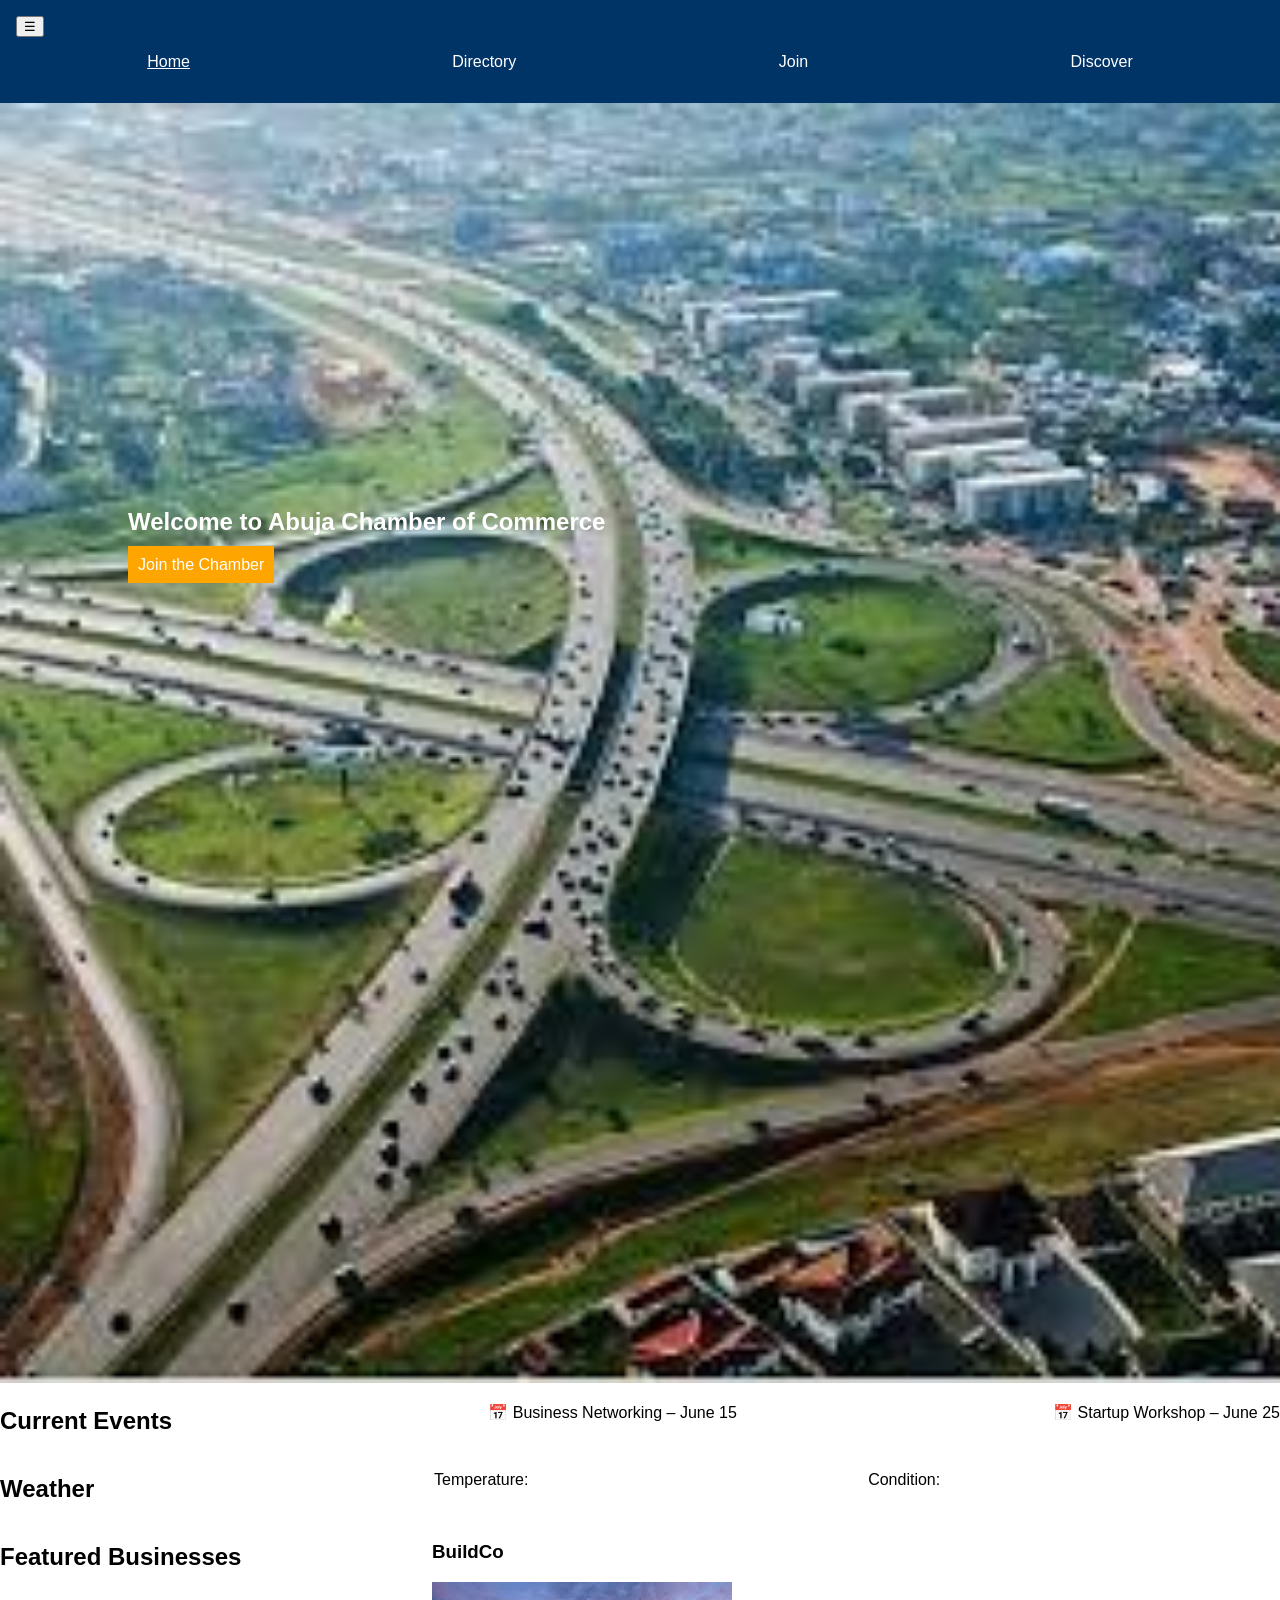
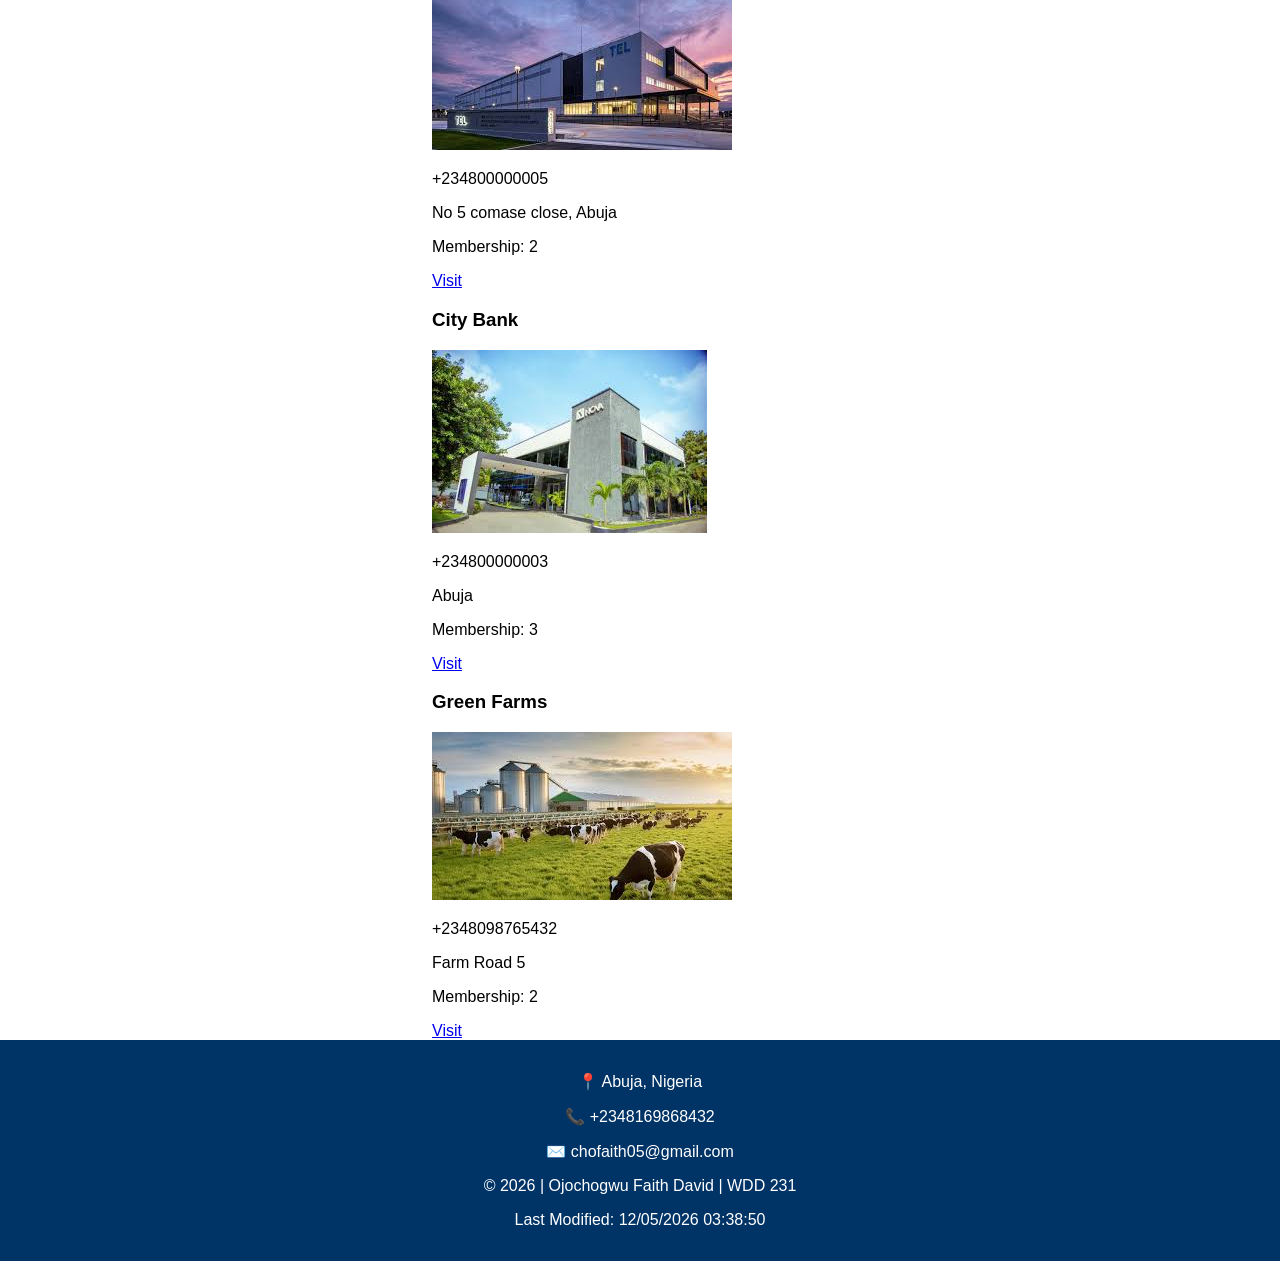
<file: chamber/index.html>
<!DOCTYPE html>
<html lang="en">
<head>
<meta charset="UTF-8">
<meta name="viewport" content="width=device-width, initial-scale=1.0">
<title>Abuja Chamber of Commerce home page</title>
<meta name="description" content="ojochogwu faith David WDD231 Web frontend, Project chamber of commerce">
<meta name="author" content="ojochogwu faith david">
<link rel="icon" type="image/png" href="images/favicon.png">
<meta property="og:title" content="Abuja Chamber of Commerce home page">
<meta property="og:description" content="Welcome to the Abuja Chamber of Commerce! Connect with local businesses and entrepreneurs.">
<meta property="og:image" content="https://faith110.github.io/wdd231/chamber/images/hero.jpg">
<meta property="og:url" content="https://yourdomain.com/chamber/directory.html">
<link rel="preconnect" href="https://fonts.googleapis.com">
<link rel="preconnect" href="https://fonts.gstatic.com" crossorigin>
<link href="https://fonts.googleapis.com/css2?family=Poppins:ital,wght@0,100;0,200;0,300;0,400;0,500;0,600;0,700;0,800;0,900;1,100;1,200;1,300;1,400;1,500;1,600;1,700;1,800;1,900&display=swap" rel="stylesheet">
<link rel="stylesheet" href="styles/small.css">
<link rel="stylesheet" href="styles/large.css">
<script src="scripts/home.js" defer></script>
</head>
<body>

<header>
    <button id="menu">☰</button>
    <nav>
        <ul>
            <li><a href="index.html" class="active">Home</a></li>
            <li><a href="directory.html">Directory</a></li>
            <li><a href="join.html">Join</a></li>
            <li><a href="discover.html">Discover</a></li>
        </ul>
    </nav>
</header>

<main>

    <!-- HERO -->
    <section class="hero">
        <img src="images/hero.jpg" alt="Abuja city">
        <div class="hero-text">
            <h1>Welcome to Abuja Chamber of Commerce</h1>
            <a href="#" class="cta">Join the Chamber</a>
        </div>
    </section>

    <!-- EVENTS -->
    <section class="events">
        <h2>Current Events</h2>
        <p>📅 Business Networking – June 15</p>
        <p>📅 Startup Workshop – June 25</p>
    </section>

    <!-- WEATHER -->
    <section class="weather">
        <h2>Weather</h2>
        <p>Temperature: <span id="temp"></span></p>
        <p>Condition: <span id="desc"></span></p>
        <div id="forecast"></div>
    </section>

    <!-- SPOTLIGHT -->
    <section class="spotlights">
        <h2>Featured Businesses</h2>
        <div id="spotlight-container"></div>
    </section>

</main>

<footer>
    <p>📍 Abuja, Nigeria</p>
    <p>📞 +2348169868432</p>
    <p>✉️ chofaith05@gmail.com</p>

    <p>&copy; <span id="year"></span> | Ojochogwu Faith David | WDD 231</p>
    <p>Last Modified: <span id="lastModified"></span></p>
</footer>

</body>
</html>
</file>
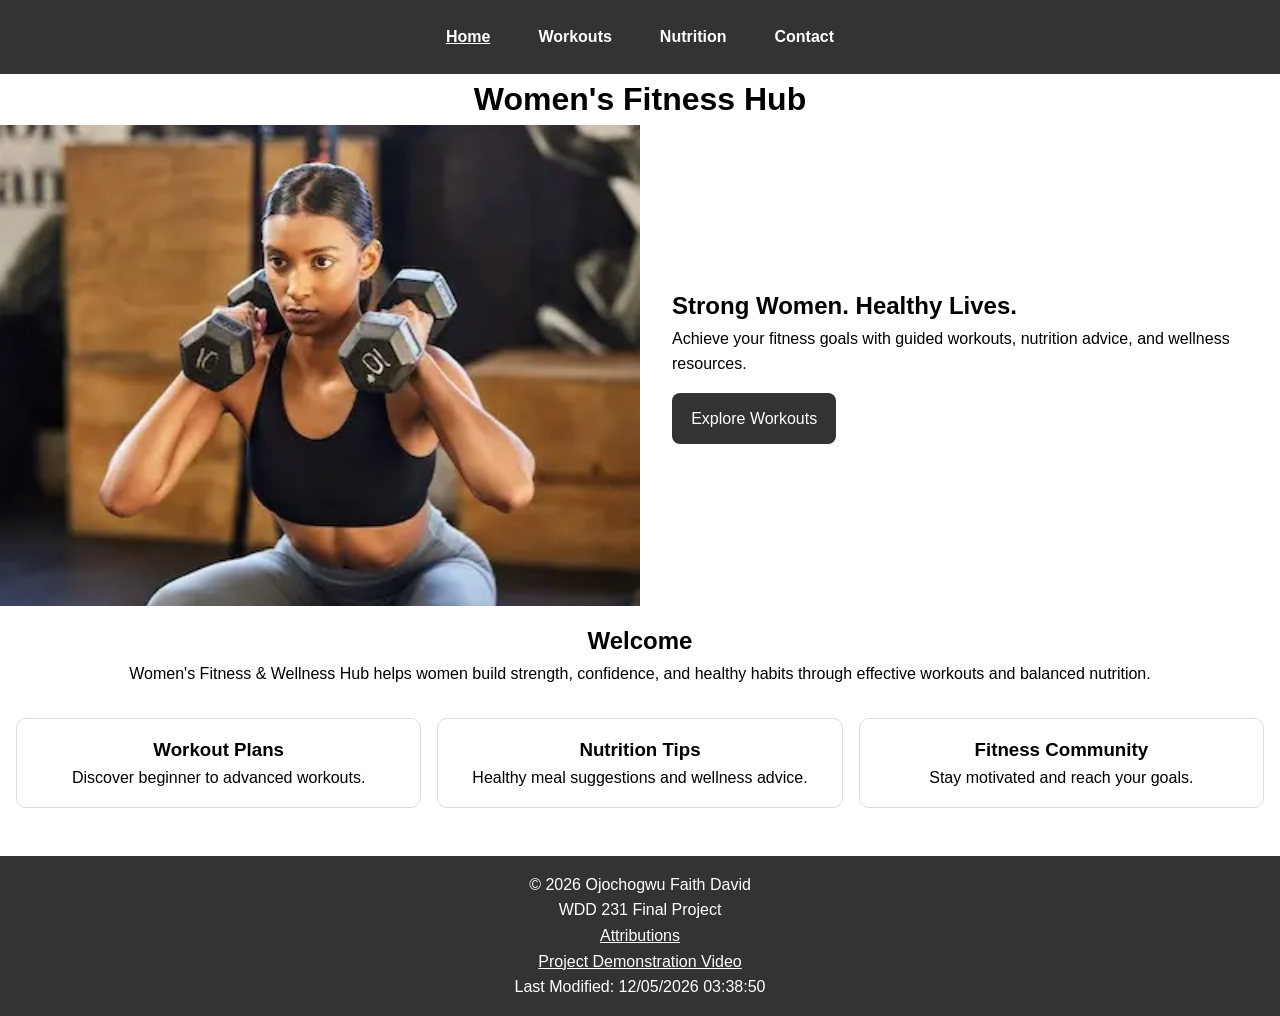
<file: finalproject/index.html>
<!DOCTYPE html>
<html lang="en">
<head>
<meta charset="UTF-8">
<meta name="viewport" content="width=device-width, initial-scale=1.0">

<title>Women's Fitness & Wellness Hub</title>
<link rel="icon" type="image/webp" href="images/dumbell.webp">
<meta name="description" content="Discover healthy meal ideas, nutrition guides, and wellness tips designed to help women achieve their fitness and health goals.">

<meta name="author" content="Ojochogwu Faith David">



<meta property="og:title" content="Women's Fitness & Wellness Hub">
<meta property="og:description" content="Empowering women through fitness, nutrition, and wellness.">
<meta property="og:image" content="https://faith110.github.io/wdd231/finalproject/images/hero.webp">
<meta property="og:url" content="https://faith110.github.io/wdd231/finalproject/">
<link rel="preconnect" href="https://fonts.googleapis.com">
<link rel="preconnect" href="https://fonts.gstatic.com" crossorigin>
<link href="https://fonts.googleapis.com/css2?family=Poppins:ital,wght@0,100;0,200;0,300;0,400;0,500;0,600;0,700;0,800;0,900;1,100;1,200;1,300;1,400;1,500;1,600;1,700;1,800;1,900&display=swap" rel="stylesheet">

<link rel="stylesheet" href="styles/small.css">
<link rel="stylesheet" href="styles/large.css">

<script src="scripts/main.js" defer></script>
</head>

<body>

<header>


<button id="menu-btn">☰</button>

<nav>
<ul id="nav-links">
<li><a href="index.html" class="active">Home</a></li>
<li><a href="workouts.html">Workouts</a></li>
<li><a href="nutrition.html">Nutrition</a></li>
<li><a href="contact.html">Contact</a></li>
</ul>
</nav>

</header>

<main>
<div class="logo">
<h1>Women's Fitness Hub</h1>
</div>
<section class="hero">

<img src="images/hero.webp"
alt="Women exercising"
loading="eager">

<div class="hero-text">
<h2>Strong Women. Healthy Lives.</h2>

<p>
Achieve your fitness goals with guided workouts,
nutrition advice, and wellness resources.
</p>

<a href="workouts.html" class="cta-btn">
Explore Workouts
</a>

</div>

</section>

<section class="welcome">

<h2>Welcome</h2>
<p id="saved-goal"></p>
<p>
Women's Fitness & Wellness Hub helps women build
strength, confidence, and healthy habits through
effective workouts and balanced nutrition.
</p>

</section>

<section class="features">

<div class="feature-card">
<h3>Workout Plans</h3>
<p>Discover beginner to advanced workouts.</p>
</div>

<div class="feature-card">
<h3>Nutrition Tips</h3>
<p>Healthy meal suggestions and wellness advice.</p>
</div>

<div class="feature-card">
<h3>Fitness Community</h3>
<p>Stay motivated and reach your goals.</p>
</div>

</section>

</main>

<footer>

<p>&copy; <span id="year"></span> Ojochogwu Faith David</p>

<p>WDD 231 Final Project</p>

<a href="attributions.html">Attributions</a>

<br>

<a href="https://www.loom.com/share/8f20c6f6de6a406a8cc49a5386339941" target="_blank">
Project Demonstration Video
</a>

<p id="lastModified"></p>

</footer>

</body>
</html>
</file>
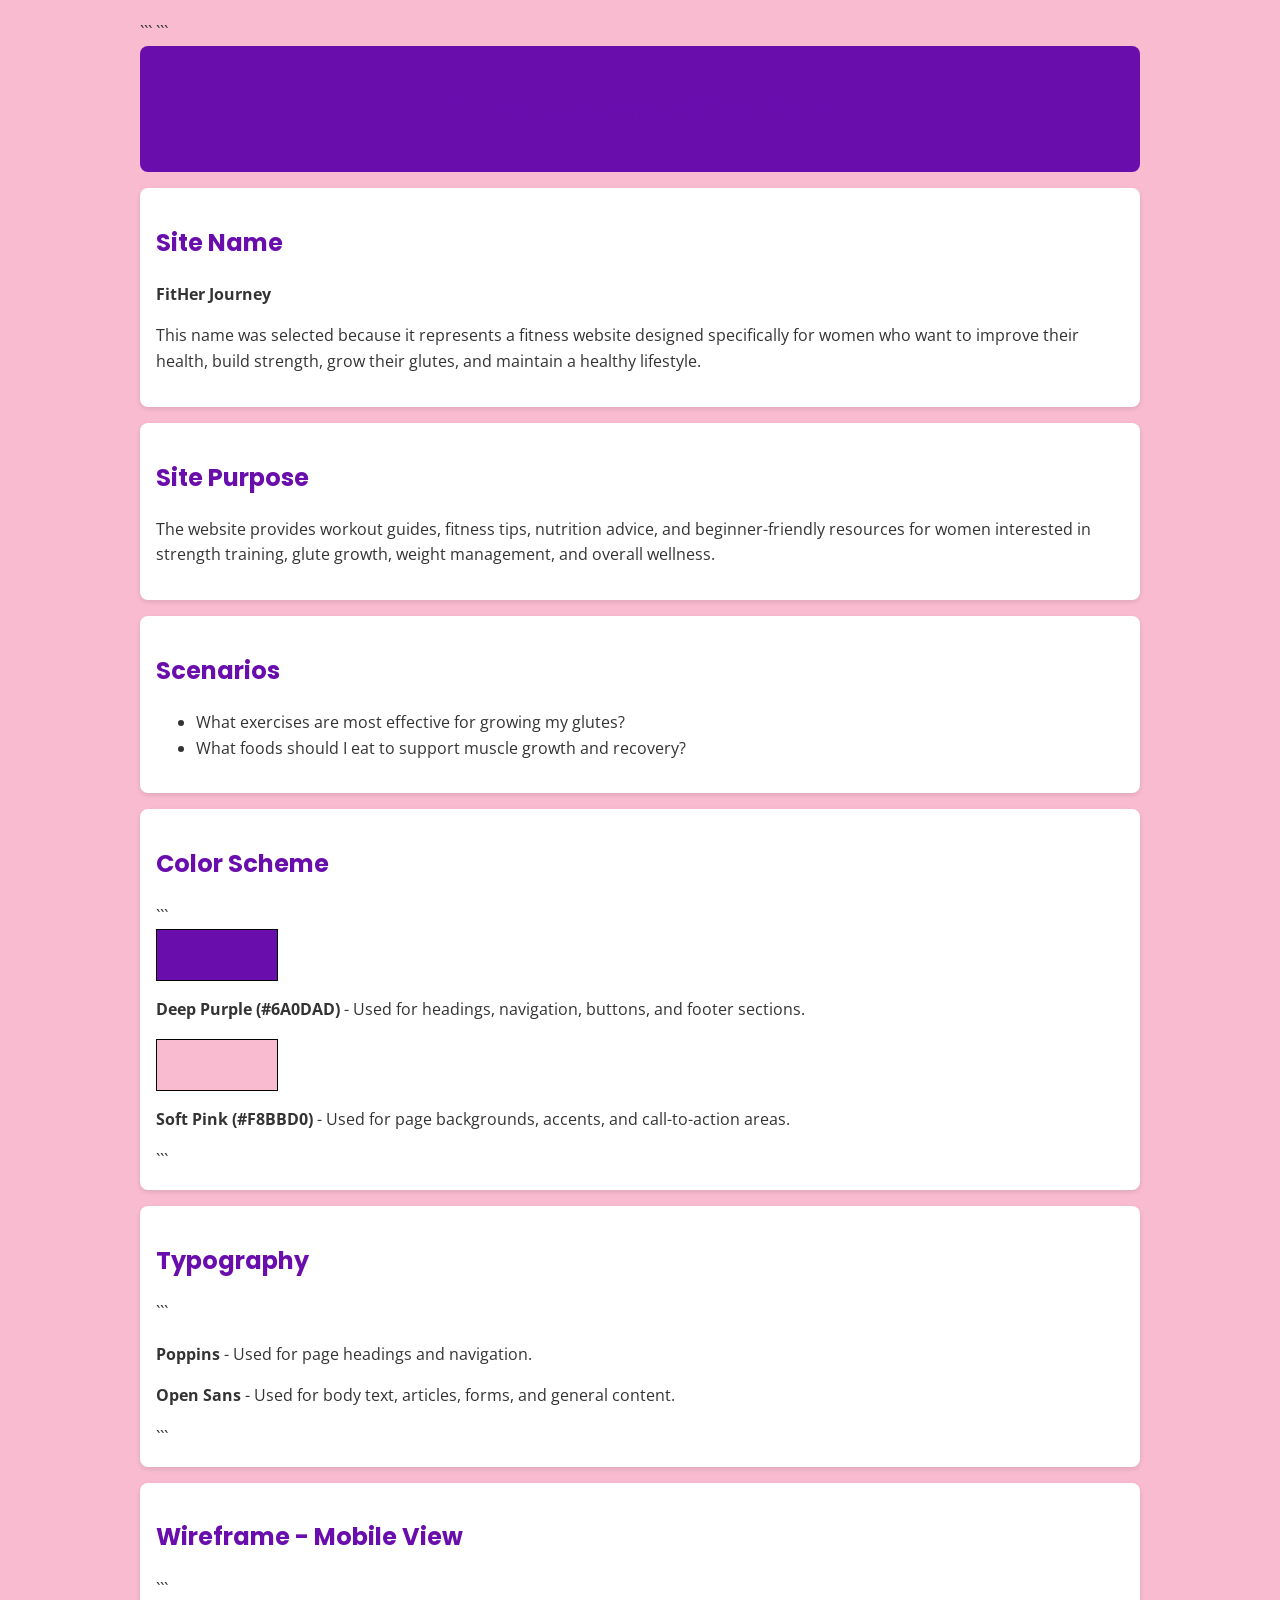
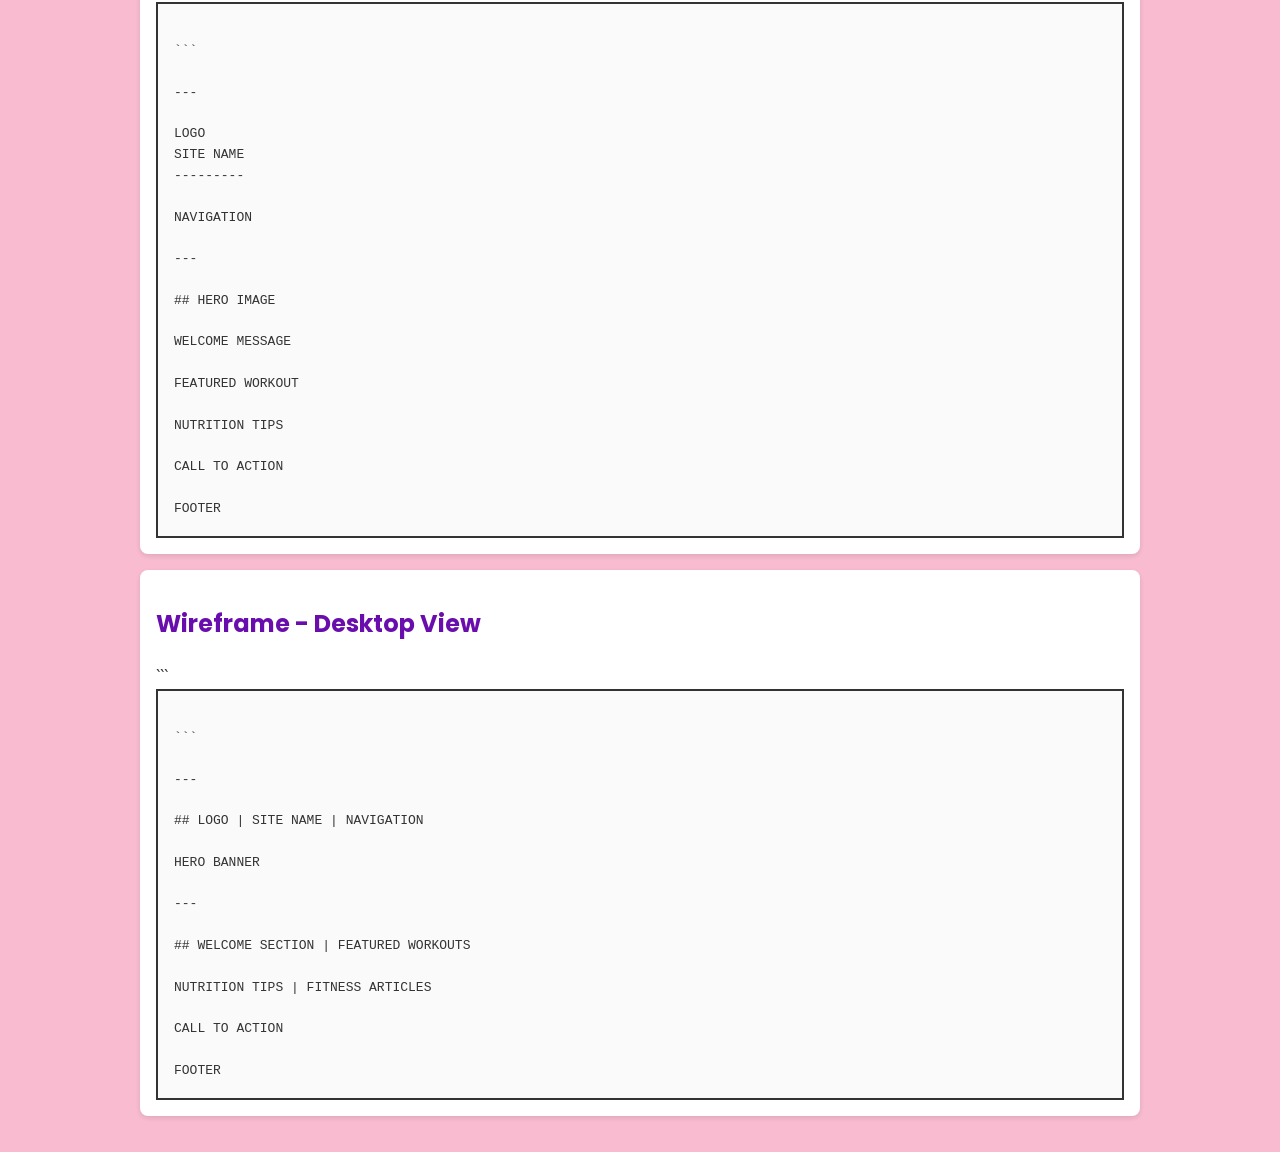
<file: siteplan.html>
<!DOCTYPE html>

<html lang="en">
<head>
    <meta charset="UTF-8">
    <meta name="viewport" content="width=device-width, initial-scale=1.0">
    <meta name="description" content="Site Plan for FitHer Journey">
    <meta name="author" content="Ojochogwu Faith David">
    <title>FitHer Journey Site Plan</title>

```
<link rel="preconnect" href="https://fonts.googleapis.com">
<link rel="preconnect" href="https://fonts.gstatic.com" crossorigin>
<link href="https://fonts.googleapis.com/css2?family=Poppins:wght@400;600;700&family=Open+Sans:wght@400;600&display=swap" rel="stylesheet">

<style>
    :root {
        --primary-color: #6A0DAD;
        --secondary-color: #F8BBD0;
        --light-color: #FFFFFF;
        --dark-color: #333333;
    }

    body {
        font-family: 'Open Sans', sans-serif;
        max-width: 1000px;
        margin: 0 auto;
        padding: 20px;
        background-color: var(--secondary-color);
        color: var(--dark-color);
        line-height: 1.6;
    }

    header {
        background-color: var(--primary-color);
        color: white;
        padding: 1rem;
        text-align: center;
        border-radius: 8px;
    }

    h1, h2 {
        font-family: 'Poppins', sans-serif;
        color: var(--primary-color);
    }

    section {
        background-color: white;
        padding: 1rem;
        margin: 1rem 0;
        border-radius: 8px;
        box-shadow: 0 2px 5px rgba(0,0,0,.1);
    }

    .color-box {
        width: 120px;
        height: 50px;
        border: 1px solid #000;
        margin-bottom: 10px;
    }

    .purple {
        background-color: #6A0DAD;
    }

    .pink {
        background-color: #F8BBD0;
    }

    .wireframe {
        border: 2px solid #333;
        padding: 1rem;
        background-color: #fafafa;
        font-family: monospace;
        white-space: pre-line;
    }
</style>
```

</head>
<body>

<header>
    <h1>FitHer Journey Site Plan</h1>
</header>

<main>

<section>
    <h2>Site Name</h2>
    <p><strong>FitHer Journey</strong></p>
    <p>This name was selected because it represents a fitness website designed specifically for women who want to improve their health, build strength, grow their glutes, and maintain a healthy lifestyle.</p>
</section>

<section>
    <h2>Site Purpose</h2>
    <p>The website provides workout guides, fitness tips, nutrition advice, and beginner-friendly resources for women interested in strength training, glute growth, weight management, and overall wellness.</p>
</section>

<section>
    <h2>Scenarios</h2>
    <ul>
        <li>What exercises are most effective for growing my glutes?</li>
        <li>What foods should I eat to support muscle growth and recovery?</li>
    </ul>
</section>

<section>
    <h2>Color Scheme</h2>

```
<div class="color-box purple"></div>
<p><strong>Deep Purple (#6A0DAD)</strong> - Used for headings, navigation, buttons, and footer sections.</p>

<div class="color-box pink"></div>
<p><strong>Soft Pink (#F8BBD0)</strong> - Used for page backgrounds, accents, and call-to-action areas.</p>
```

</section>

<section>
    <h2>Typography</h2>

```
<p><strong>Poppins</strong> - Used for page headings and navigation.</p>

<p><strong>Open Sans</strong> - Used for body text, articles, forms, and general content.</p>
```

</section>

<section>
    <h2>Wireframe - Mobile View</h2>

```
<div class="wireframe">
```

---

LOGO
SITE NAME
---------

NAVIGATION

---

## HERO IMAGE

WELCOME MESSAGE

FEATURED WORKOUT

NUTRITION TIPS

CALL TO ACTION

FOOTER </div>

</section>

<section>
    <h2>Wireframe - Desktop View</h2>

```
<div class="wireframe">
```

---

## LOGO | SITE NAME | NAVIGATION

HERO BANNER

---

## WELCOME SECTION | FEATURED WORKOUTS

NUTRITION TIPS | FITNESS ARTICLES

CALL TO ACTION

FOOTER </div>

</section>

</main>

</body>
</html>
</file>
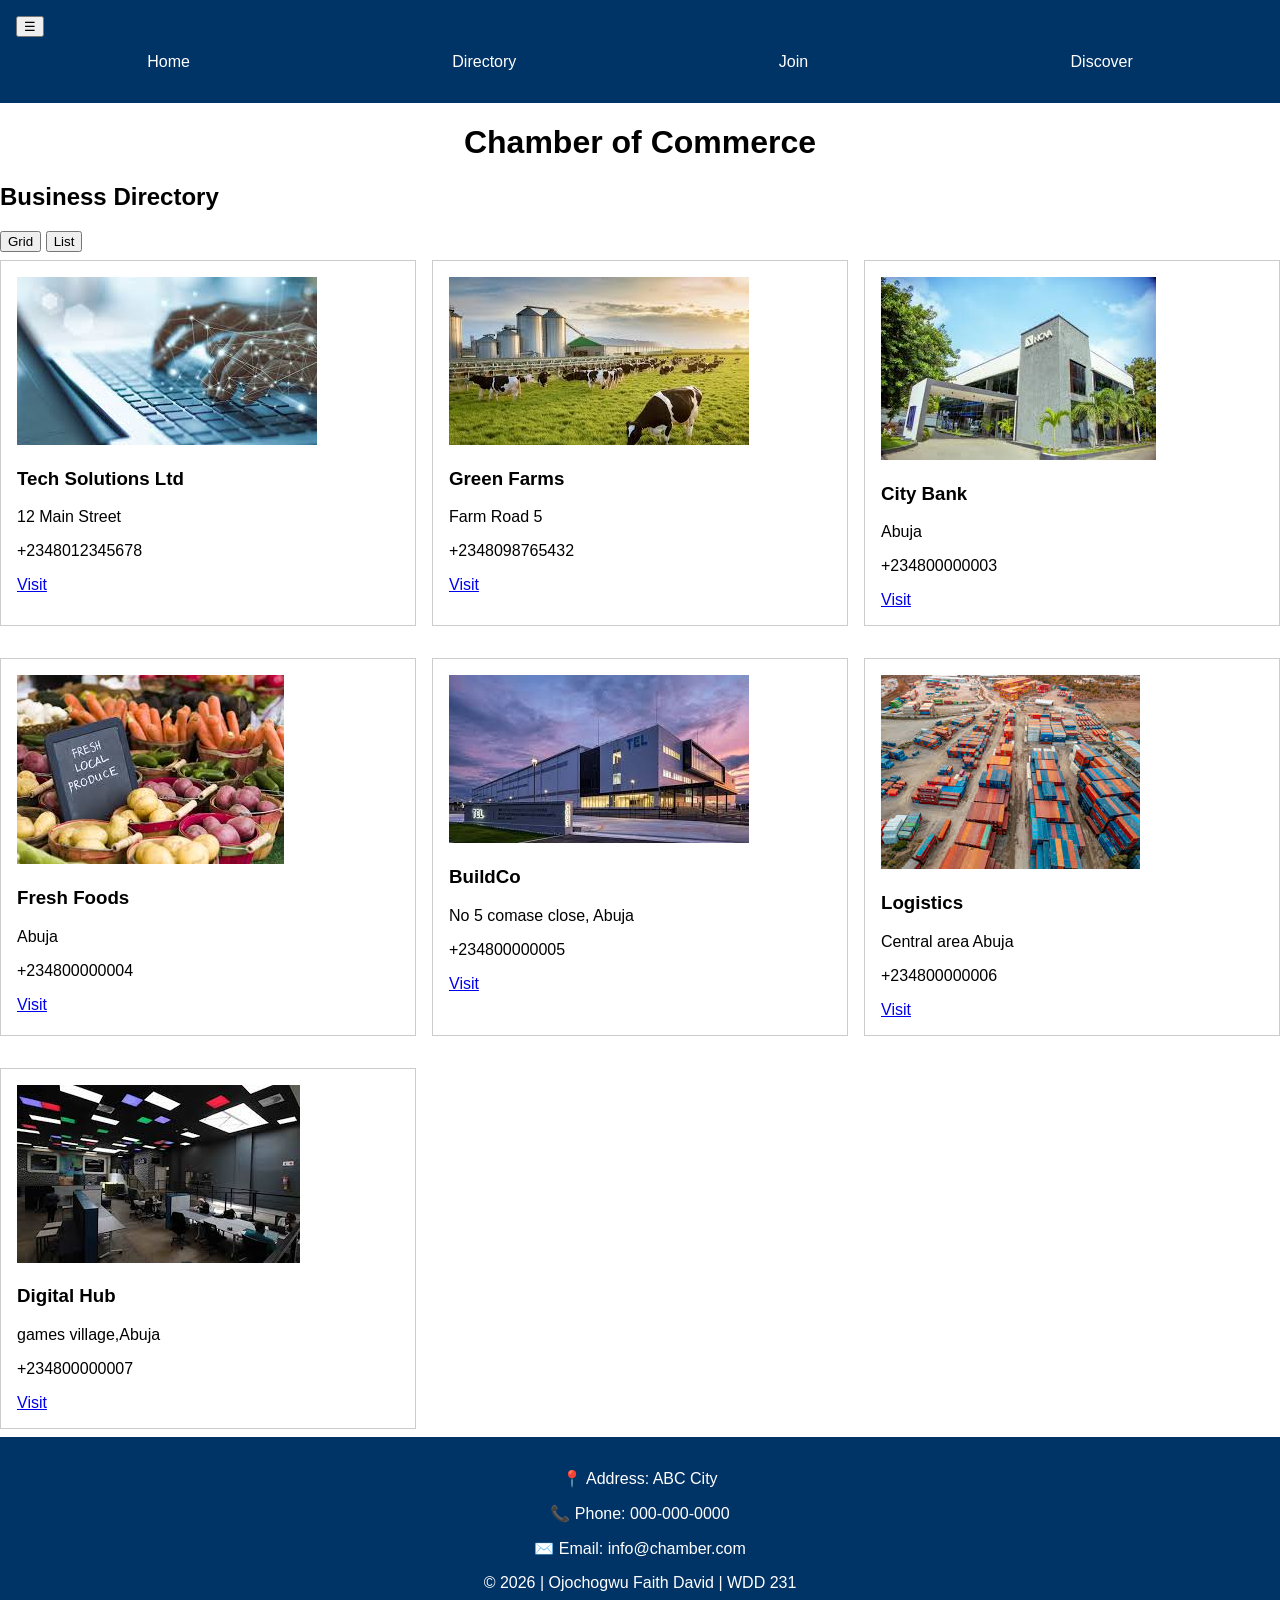
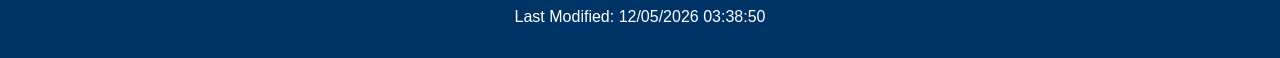
<file: chamber/directory.html>
<!DOCTYPE html>
<html lang="en">
<head>
<meta charset="UTF-8">
<meta name="viewport" content="width=device-width, initial-scale=1.0">
<title>Abuja Chamber of Commerce Directory</title>
<meta name="description" content="ojochogwu faith David WDD231 Web frontend, Project chamber of commerce">
<meta name="author" content="ojochogwu faith david">
<link rel="icon" type="image/png" href="images/favicon.png">
<meta property="og:title" content="Abuja Chamber of Commerce Directory">
<meta property="og:description" content="Explore trusted businesses, connect with local entrepreneurs, and discover opportunities in Abuja's Chamber of Commerce directory.">
<meta property="og:image" content="https://faith110.github.io/wdd231/chamber/images/hero.jpg">
<meta property="og:url" content="https://yourdomain.com/chamber/directory.html">
<link rel="preconnect" href="https://fonts.googleapis.com">
<link rel="preconnect" href="https://fonts.gstatic.com" crossorigin>
<link href="https://fonts.googleapis.com/css2?family=Poppins:ital,wght@0,100;0,200;0,300;0,400;0,500;0,600;0,700;0,800;0,900;1,100;1,200;1,300;1,400;1,500;1,600;1,700;1,800;1,900&display=swap" rel="stylesheet">
<link rel="stylesheet" href="styles/small.css">
<link rel="stylesheet" href="styles/large.css">
<script src="scripts/directory.js" defer></script>
</head>
<body>

<header>
    <button id="menu">☰</button>
    <nav>
        <ul>
            <li><a href="#">Home</a></li>
            <li><a href="directory.html">Directory</a></li>
            <li><a href="#">Join</a></li>
            <li><a href="#">Discover</a></li>
        </ul>
    </nav>
</header>

<main>
    <h1>Chamber of Commerce</h1>
    <h2>Business Directory</h2>

    <div class="view-buttons">
        <button id="gridBtn">Grid</button>
        <button id="listBtn">List</button>
    </div>

    <section id="members" class="grid"></section>
</main>

<footer>
    <p>📍 Address: ABC City</p>
    <p>📞 Phone: 000-000-0000</p>
    <p>✉️ Email: info@chamber.com</p>

    <p>&copy; <span id="year"></span> | Ojochogwu Faith David | WDD 231</p>
    <p>Last Modified: <span id="lastModified"></span></p>
</footer>

</body>
</html>
</file>
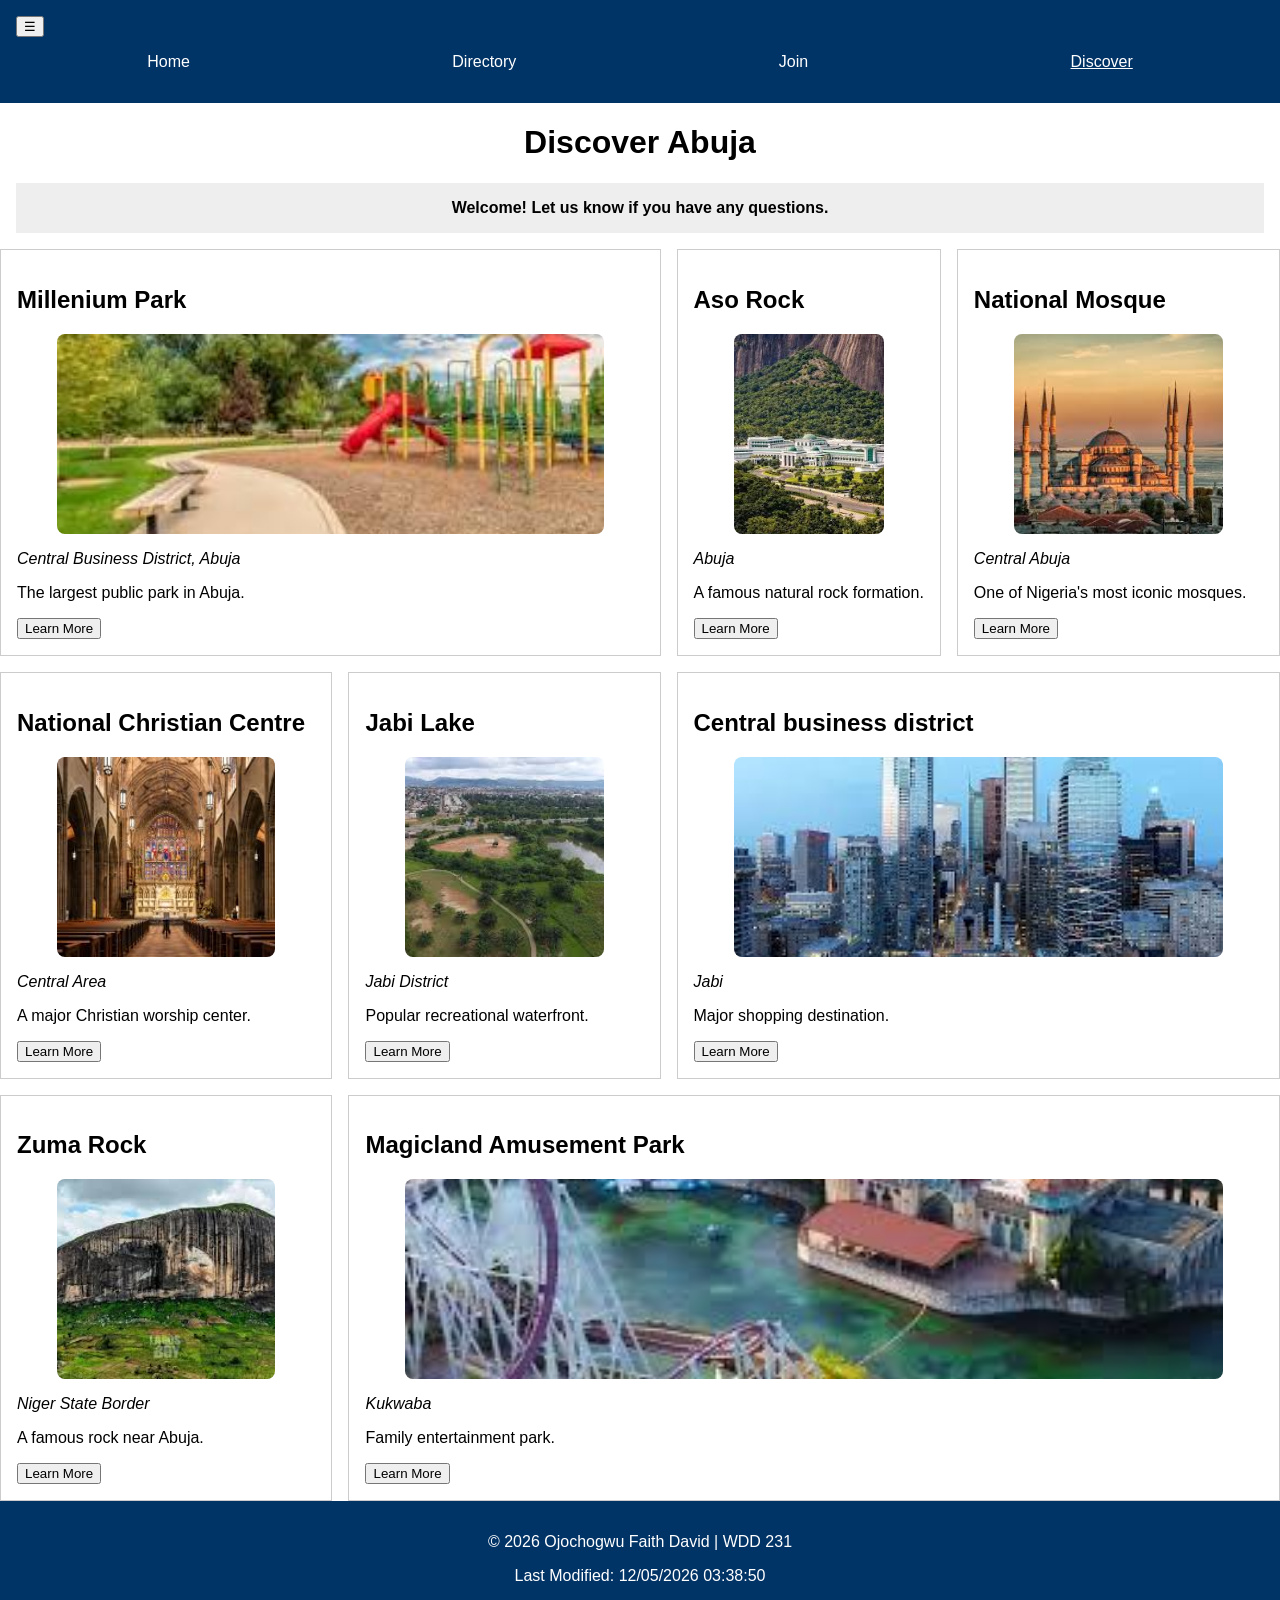
<file: chamber/discover.html>
<!DOCTYPE html>
<html lang="en">
<head>
<meta charset="UTF-8">
<meta name="viewport" content="width=device-width, initial-scale=1.0">
<title>Abuja Chamber of Commerce discover page</title>
<meta name="description" content="ojochogwu faith David WDD231 Web frontend, Project chamber of commerce">
<meta name="author" content="ojochogwu faith david">
<link rel="icon" type="image/png" href="images/favicon.png">
<meta property="og:title" content="Abuja Chamber of Commerce discover page">
<meta property="og:description" content="Discover the Abuja Chamber of Commerce and its member businesses.">
<meta property="og:image" content="https://faith110.github.io/wdd231/chamber/images/hero.jpg">
<meta property="og:url" content="https://yourdomain.com/chamber/directory.html">
<link rel="preconnect" href="https://fonts.googleapis.com">
<link rel="preconnect" href="https://fonts.gstatic.com" crossorigin>
<link href="https://fonts.googleapis.com/css2?family=Poppins:ital,wght@0,100;0,200;0,300;0,400;0,500;0,600;0,700;0,800;0,900;1,100;1,200;1,300;1,400;1,500;1,600;1,700;1,800;1,900&display=swap" rel="stylesheet">
<link rel="stylesheet" href="styles/small.css">
<link rel="stylesheet" href="styles/large.css">
<script type="module" src="scripts/discover.js"></script>
</head>
<body>

<header>
    <button id="menu">☰</button>

    <nav>
        <ul>
            <li><a href="index.html">Home</a></li>
            <li><a href="directory.html">Directory</a></li>
            <li><a href="join.html">Join</a></li>
            <li><a href="discover.html" class="active">Discover</a></li>
        </ul>
    </nav>
</header>

<main>

<h1>Discover Abuja</h1>

<div id="visit-message"></div>

<div id="discover-grid"></div>

</main>

<footer>
    <p>&copy; <span id="year"></span> Ojochogwu Faith David | WDD 231</p>
    <p>Last Modified: <span id="lastModified"></span></p>
</footer>

</body>
</html>
</file>
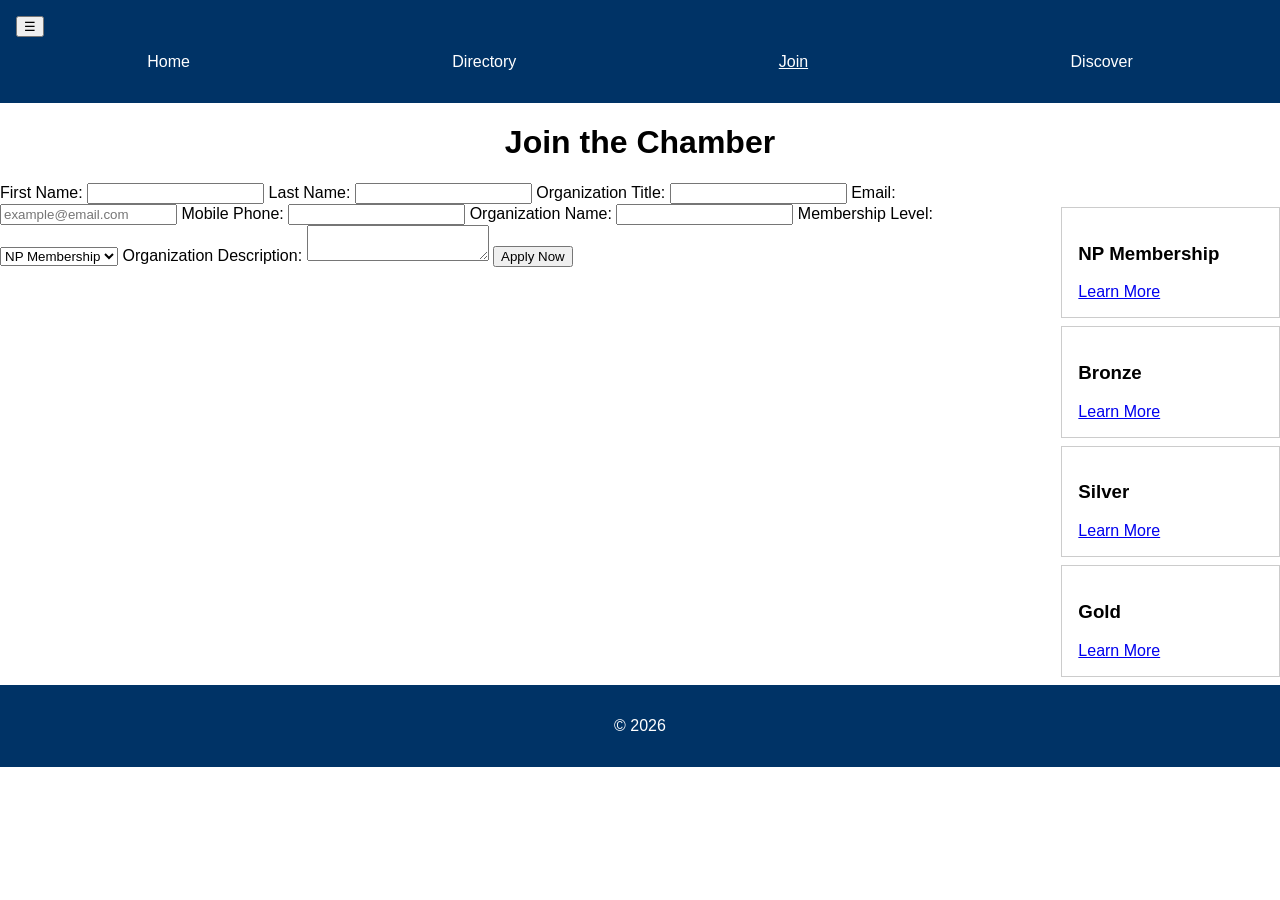
<file: chamber/join.html>
<!DOCTYPE html>
<html lang="en">
<head>
<meta charset="UTF-8">
<meta name="viewport" content="width=device-width, initial-scale=1.0">
<title>Chamber of Commerce join page</title>
<meta name="description" content="ojochogwu faith David WDD231 Web frontend, Project chamber of commerce">
<meta name="author" content="ojochogwu faith david">
<link rel="icon" type="image/png" href="images/favicon.png">
<meta property="og:title" content="Abuja Chamber of Commerce Join Page">
<meta property="og:description" content="Welcome to the Abuja Chamber of Commerce! Connect with local businesses and entrepreneurs.">
<meta property="og:image" content="https://faith110.github.io/wdd231/chamber/images/hero.jpg">
<meta property="og:url" content="https://yourdomain.com/chamber/directory.html">
<link rel="preconnect" href="https://fonts.googleapis.com">
<link rel="preconnect" href="https://fonts.gstatic.com" crossorigin>
<link href="https://fonts.googleapis.com/css2?family=Poppins:ital,wght@0,100;0,200;0,300;0,400;0,500;0,600;0,700;0,800;0,900;1,100;1,200;1,300;1,400;1,500;1,600;1,700;1,800;1,900&display=swap" rel="stylesheet">
<link rel="stylesheet" href="styles/small.css">
<link rel="stylesheet" href="styles/large.css">
<script src="scripts/join.js" defer></script>
</head>
<body>

<header>
    <button id="menu">☰</button>
    <nav>
        <ul>
            <li><a href="index.html">Home</a></li>
            <li><a href="directory.html">Directory</a></li>
            <li><a href="join.html" class="active">Join</a></li>
            <li><a href="discover.html">Discover</a></li>
        </ul>
    </nav>
</header>

<main>

<h1>Join the Chamber</h1>

<div class="join-container">

<form method="get" action="thankyou.html">

<!-- FIRST NAME -->
<label>
First Name:
<input type="text" name="fname" required title="Enter first name" autocomplete="given-name">
</label>

<!-- LAST NAME -->
<label>
Last Name:
<input type="text" name="lname" required title="Enter last name" autocomplete="family-name">
</label>

<!-- TITLE -->
<label>
Organization Title:
<input type="text" name="orgtitle" title="Minimum 7 characters"
pattern="[A-Za-z\s\-]{7,}" autocomplete="organization-title">
</label>

<!-- EMAIL -->
<label>
Email:
<input type="email" name="email" required 
title="Enter a valid email address" 
placeholder="example@email.com" 
autocomplete="email">
</label>

<!-- PHONE -->
<label>
Mobile Phone:
<input type="tel" name="phone" required 
title="Enter your mobile phone number" 
autocomplete="tel">
</label>

<!-- BUSINESS -->
<label>
Organization Name:
<input type="text" name="business" required 
title="Enter your business or organization name" 
autocomplete="organization">
</label>

<!-- MEMBERSHIP -->
<label>
Membership Level:
<select name="membership">
<option value="np">NP Membership</option>
<option value="bronze">Bronze</option>
<option value="silver">Silver</option>
<option value="gold">Gold</option>
</select>
</label>

<!-- DESCRIPTION -->
<label>
Organization Description:
<textarea name="description" 
title="Describe your business or organization"></textarea>
</label>

<!-- TIMESTAMP -->
<input type="hidden" id="timestamp" name="timestamp">

<input type="submit" value="Apply Now">

</form>


<!-- MEMBERSHIP CARDS -->
<div class="cards">

<div class="card">
<h3>NP Membership</h3>
<a href="#" class="modal-link" data-modal="npModal">Learn More</a>
</div>

<div class="card">
<h3>Bronze</h3>
<a href="#" class="modal-link" data-modal="bronzeModal">Learn More</a>
</div>

<div class="card">
<h3>Silver</h3>
<a href="#" class="modal-link" data-modal="silverModal">Learn More</a>
</div>

<div class="card">
<h3>Gold</h3>
<a href="#" class="modal-link" data-modal="goldModal">Learn More</a>
</div>

</div>

</div>

<!-- MODALS -->
<dialog id="npModal">
  NP Membership - Free for nonprofits 
  <button class="close-btn">Close</button>
</dialog>

<dialog id="bronzeModal">
  Bronze Benefits 
  <button class="close-btn">Close</button>
</dialog>

<dialog id="silverModal">
  Silver Benefits 
  <button class="close-btn">Close</button>
</dialog>

<dialog id="goldModal">
  Gold Benefits 
  <button class="close-btn">Close</button>
</dialog>
</main>

<footer>
<p>&copy; <span id="year"></span></p>
</footer>

</body>
</html>
</file>
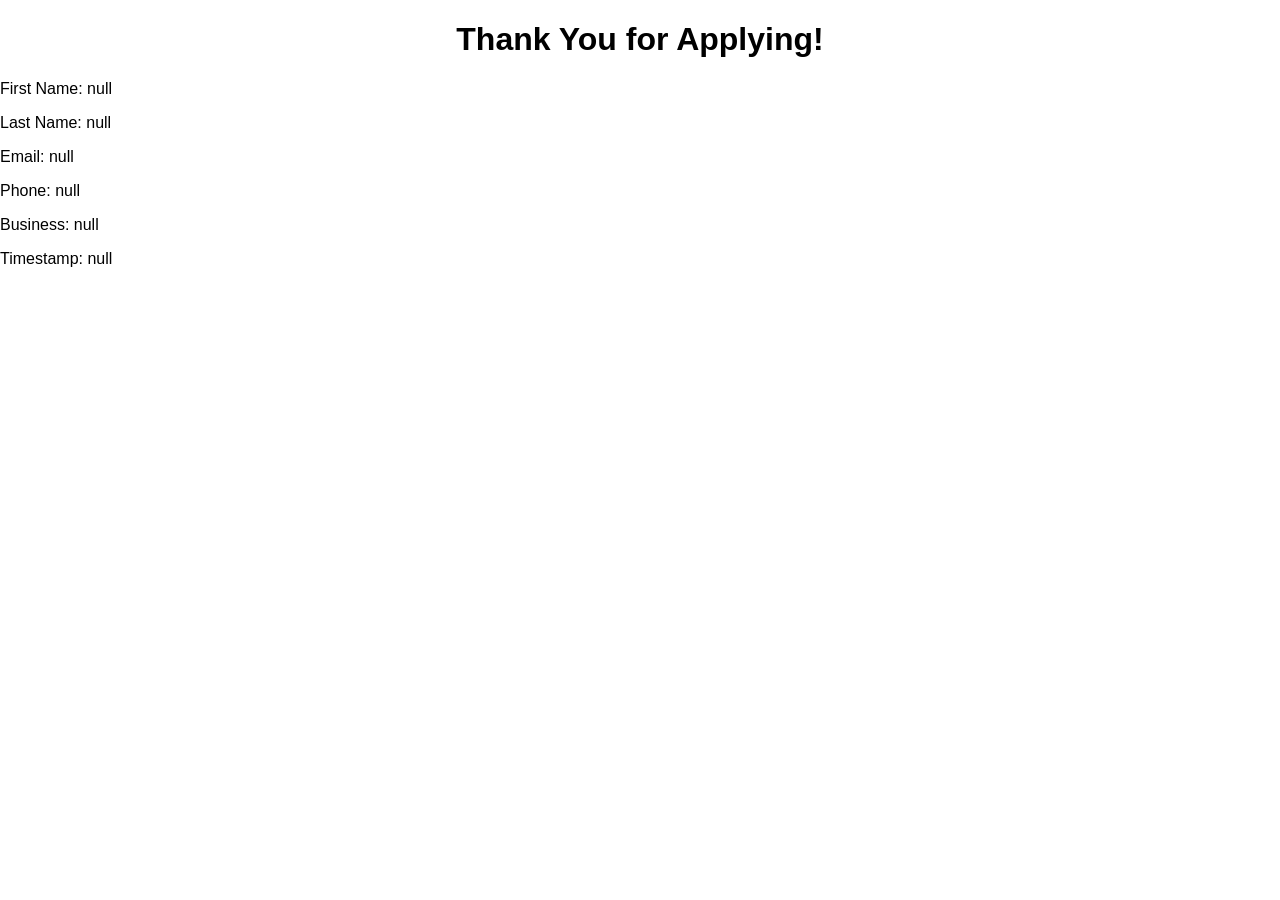
<file: chamber/thankyou.html>
<!DOCTYPE html>
<html lang="en">
<head>
<meta charset="UTF-8">
<meta name="viewport" content="width=device-width, initial-scale=1.0">
<title>Abuja Chamber of Commerce home page</title>
<meta name="description" content="ojochogwu faith David WDD231 Web frontend, Project chamber of commerce">
<meta name="author" content="ojochogwu faith david">
<link rel="icon" type="image/png" href="images/favicon.png">
<meta property="og:title" content="Abuja Chamber of Commerce home page">
<meta property="og:description" content="Welcome to the Abuja Chamber of Commerce! Connect with local businesses and entrepreneurs.">
<meta property="og:image" content="https://faith110.github.io/wdd231/chamber/images/hero.jpg">
<meta property="og:url" content="https://yourdomain.com/chamber/directory.html">
<link rel="preconnect" href="https://fonts.googleapis.com">
<link rel="preconnect" href="https://fonts.gstatic.com" crossorigin>
<link href="https://fonts.googleapis.com/css2?family=Poppins:ital,wght@0,100;0,200;0,300;0,400;0,500;0,600;0,700;0,800;0,900;1,100;1,200;1,300;1,400;1,500;1,600;1,700;1,800;1,900&display=swap" rel="stylesheet">
<link rel="stylesheet" href="styles/small.css">
<link rel="stylesheet" href="styles/large.css">
<script src="scripts/thankyou.js" defer></script>
</head>

<body>

<h1>Thank You for Applying!</h1>

<div id="results"></div>

</body>
</html>
</file>
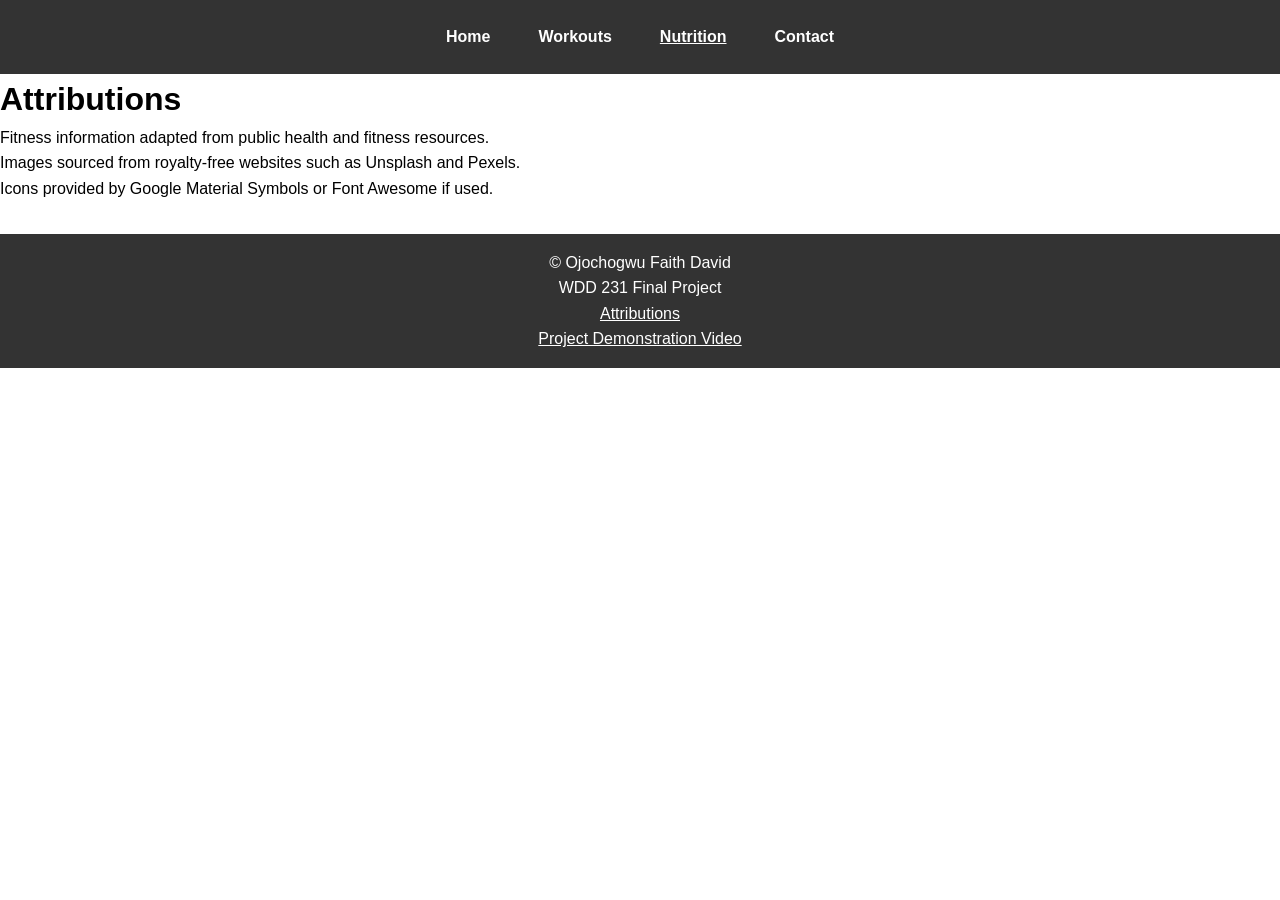
<file: finalproject/attributions.html>
<!DOCTYPE html>
<html lang="en">
<head>

<meta charset="UTF-8">
<meta name="viewport"
content="width=device-width, initial-scale=1.0">

<title>Attributions</title>
<meta name="description" content="Discover healthy meal ideas, nutrition guides, and wellness tips designed to help women achieve their fitness and health goals.">
<meta name="author" content="Ojochogwu Faith David">
<link rel="icon" type="image/webp" href="images/dumbell.webp">
<meta property="og:title" content="Women's Fitness & Wellness Hub">
<meta property="og:description" content="Empowering women through fitness, nutrition, and wellness.">
<meta property="og:image" content="https://faith110.github.io/wdd231/finalproject/images/hero.webp">
<meta property="og:url" content="https://faith110.github.io/wdd231/finalproject/">
<link rel="preconnect" href="https://fonts.googleapis.com">
<link rel="preconnect" href="https://fonts.gstatic.com" crossorigin>
<link href="https://fonts.googleapis.com/css2?family=Poppins:ital,wght@0,100;0,200;0,300;0,400;0,500;0,600;0,700;0,800;0,900;1,100;1,200;1,300;1,400;1,500;1,600;1,700;1,800;1,900&display=swap" rel="stylesheet">
<link rel="stylesheet" href="styles/small.css">
<link rel="stylesheet" href="styles/large.css">

</head>
<body>
<header>
<button id="menu-btn">☰</button>

<nav>
<ul id="nav-links">
<li><a href="index.html">Home</a></li>
<li><a href="workouts.html">Workouts</a></li>
<li><a href="nutrition.html" class="active">Nutrition</a></li>
<li><a href="contact.html">Contact</a></li>
</ul>
</nav>
</header>

<main>
<h1>Attributions</h1>

<ul>

<li>
Fitness information adapted from public health and fitness resources.
</li>

<li>
Images sourced from royalty-free websites such as Unsplash and Pexels.
</li>

<li>
Icons provided by Google Material Symbols or Font Awesome if used.
</li>

</ul>
</main>
<footer>

<p>&copy; <span id="year"></span> Ojochogwu Faith David</p>

<p>WDD 231 Final Project</p>

<a href="attributions.html">Attributions</a>

<br>

<a href="https://www.loom.com/share/8f20c6f6de6a406a8cc49a5386339941" target="_blank">
Project Demonstration Video
</a>

<p id="lastModified"></p>


</footer>
</body>
</html>
</file>
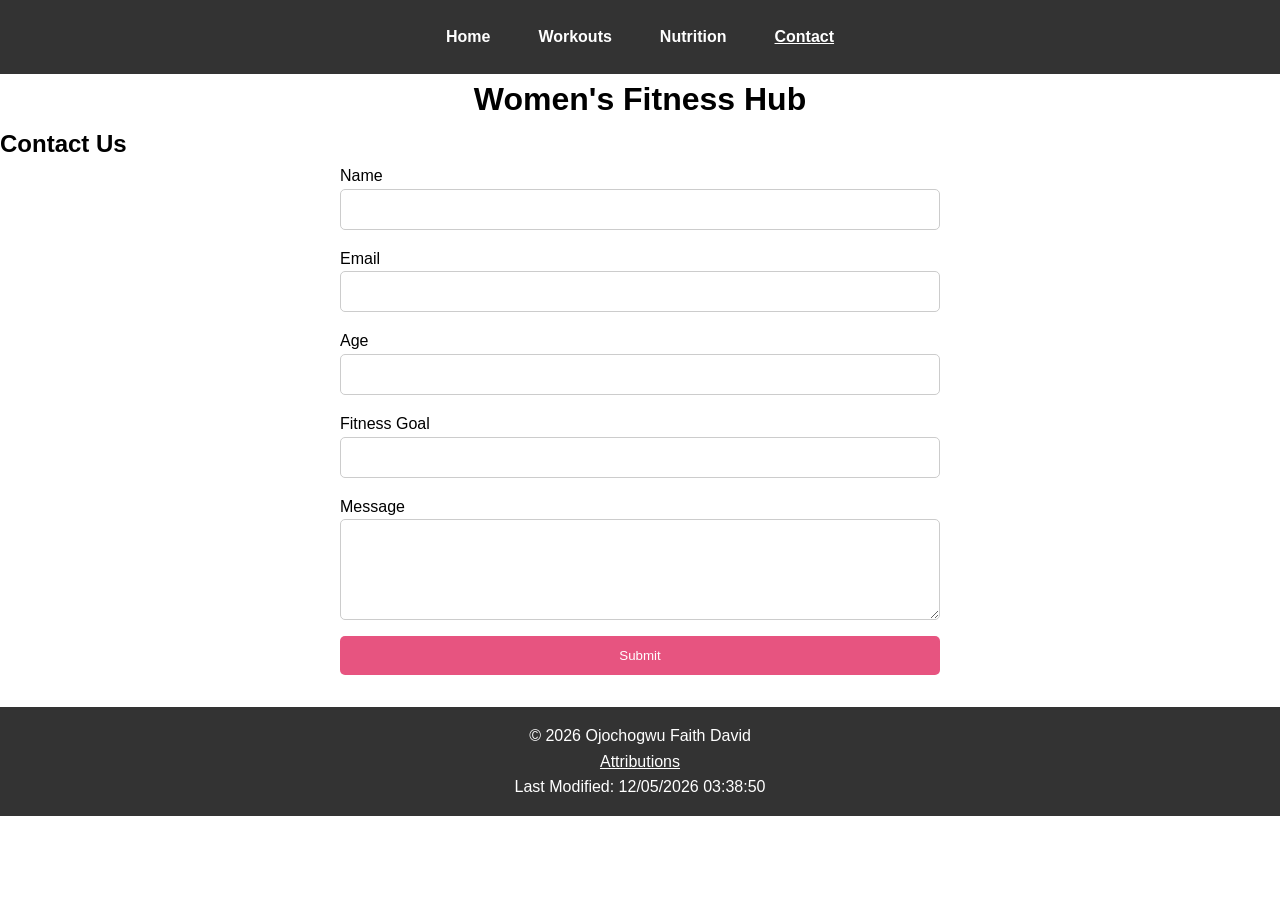
<file: finalproject/contact.html>
<!DOCTYPE html>
<html lang="en">
<head>

<meta charset="UTF-8">
<meta name="viewport" content="width=device-width, initial-scale=1.0">

<title>Contact | Women's Fitness Hub</title>
<link rel="icon" type="image/webp" href="images/dumbell.webp">
<meta name="description" content="Discover healthy meal ideas, nutrition guides, and wellness tips designed to help women achieve their fitness and health goals.">

<meta name="author" content="Ojochogwu Faith David">
<meta property="og:title" content="Women's Fitness & Wellness Hub">
<meta property="og:description" content="Empowering women through fitness, nutrition, and wellness.">
<meta property="og:image" content="https://faith110.github.io/wdd231/finalproject/images/hero.webp">
<meta property="og:url" content="https://faith110.github.io/wdd231/finalproject/">
<link rel="preconnect" href="https://fonts.googleapis.com">
<link rel="preconnect" href="https://fonts.gstatic.com" crossorigin>
<link href="https://fonts.googleapis.com/css2?family=Poppins:ital,wght@0,100;0,200;0,300;0,400;0,500;0,600;0,700;0,800;0,900;1,100;1,200;1,300;1,400;1,500;1,600;1,700;1,800;1,900&display=swap" rel="stylesheet">
<link rel="stylesheet" href="styles/small.css">
<link rel="stylesheet" href="styles/large.css">

<script src="scripts/main.js" defer></script>
<script src="scripts/contact.js" defer></script>

</head>

<body>

<header>


<button id="menu-btn">☰</button>

<nav>
<ul id="nav-links">
<li><a href="index.html">Home</a></li>
<li><a href="workouts.html">Workouts</a></li>
<li><a href="nutrition.html">Nutrition</a></li>
<li><a href="contact.html" class="active">Contact</a></li>
</ul>
</nav>

</header>

<main>
<div class="logo">
<h1>Women's Fitness Hub</h1>
</div>

<h2>Contact Us</h2>

<form action="thankyou.html" method="get">

<label>
Name
<input type="text"
name="name"
required>
</label>

<label>
Email
<input type="email"
name="email"
required>
</label>

<label>
Age
<input type="number"
name="age"
required>
</label>

<label>
Fitness Goal
<input type="text"
name="goal"
required>
</label>

<label>
Message
<textarea
name="message"
rows="5"></textarea>
</label>

<input
type="submit"
value="Submit">

</form>

</main>

<footer>

<p>&copy; <span id="year"></span> Ojochogwu Faith David</p>

<a href="attributions.html">Attributions</a>

<p id="lastModified"></p>

</footer>

</body>
</html>
</file>
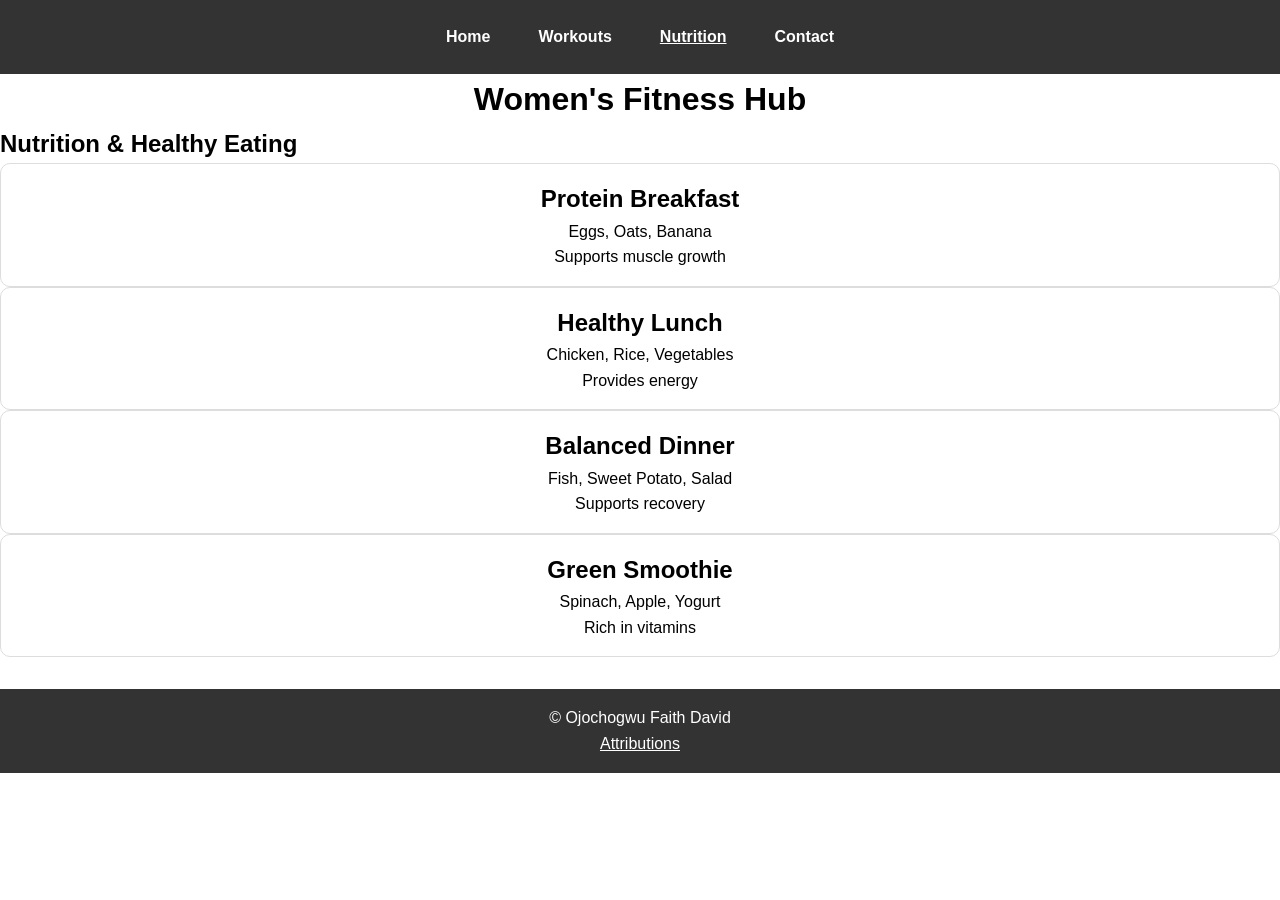
<file: finalproject/nutrition.html>
<!DOCTYPE html>
<html lang="en">
<head>
<meta charset="UTF-8">
<meta name="viewport" content="width=device-width, initial-scale=1.0">

<title>Nutrition | Women's Fitness Hub</title>
<link rel="icon" type="image/webp" href="images/dumbell.webp">
<meta name="description" content="Discover healthy meal ideas, nutrition guides, and wellness tips designed to help women achieve their fitness and health goals.">
<meta name="author" content="Ojochogwu Faith David">
<meta property="og:title" content="Women's Fitness & Wellness Hub">
<meta property="og:description" content="Empowering women through fitness, nutrition, and wellness.">
<meta property="og:image" content="https://faith110.github.io/wdd231/finalproject/images/hero.webp">
<meta property="og:url" content="https://faith110.github.io/wdd231/finalproject/">
<link rel="preconnect" href="https://fonts.googleapis.com">
<link rel="preconnect" href="https://fonts.gstatic.com" crossorigin>
<link href="https://fonts.googleapis.com/css2?family=Poppins:ital,wght@0,100;0,200;0,300;0,400;0,500;0,600;0,700;0,800;0,900;1,100;1,200;1,300;1,400;1,500;1,600;1,700;1,800;1,900&display=swap" rel="stylesheet">
<link rel="stylesheet" href="styles/small.css">
<link rel="stylesheet" href="styles/large.css">


<script type="module" src="scripts/nutrition.js"></script>

</head>
<body>

<header>

<button id="menu-btn">☰</button>

<nav>
<ul id="nav-links">
<li><a href="index.html">Home</a></li>
<li><a href="workouts.html">Workouts</a></li>
<li><a href="nutrition.html" class="active">Nutrition</a></li>
<li><a href="contact.html">Contact</a></li>
</ul>
</nav>

</header>

<main>
<div class="logo">
<h1>Women's Fitness Hub</h1>
</div>

<h2>Nutrition & Healthy Eating</h2>

<section id="nutrition-container"></section>

</main>

<footer>

<p>&copy; <span id="year"></span> Ojochogwu Faith David</p>

<a href="attributions.html">Attributions</a>

<p id="lastModified"></p>

</footer>

</body>
</html>
</file>
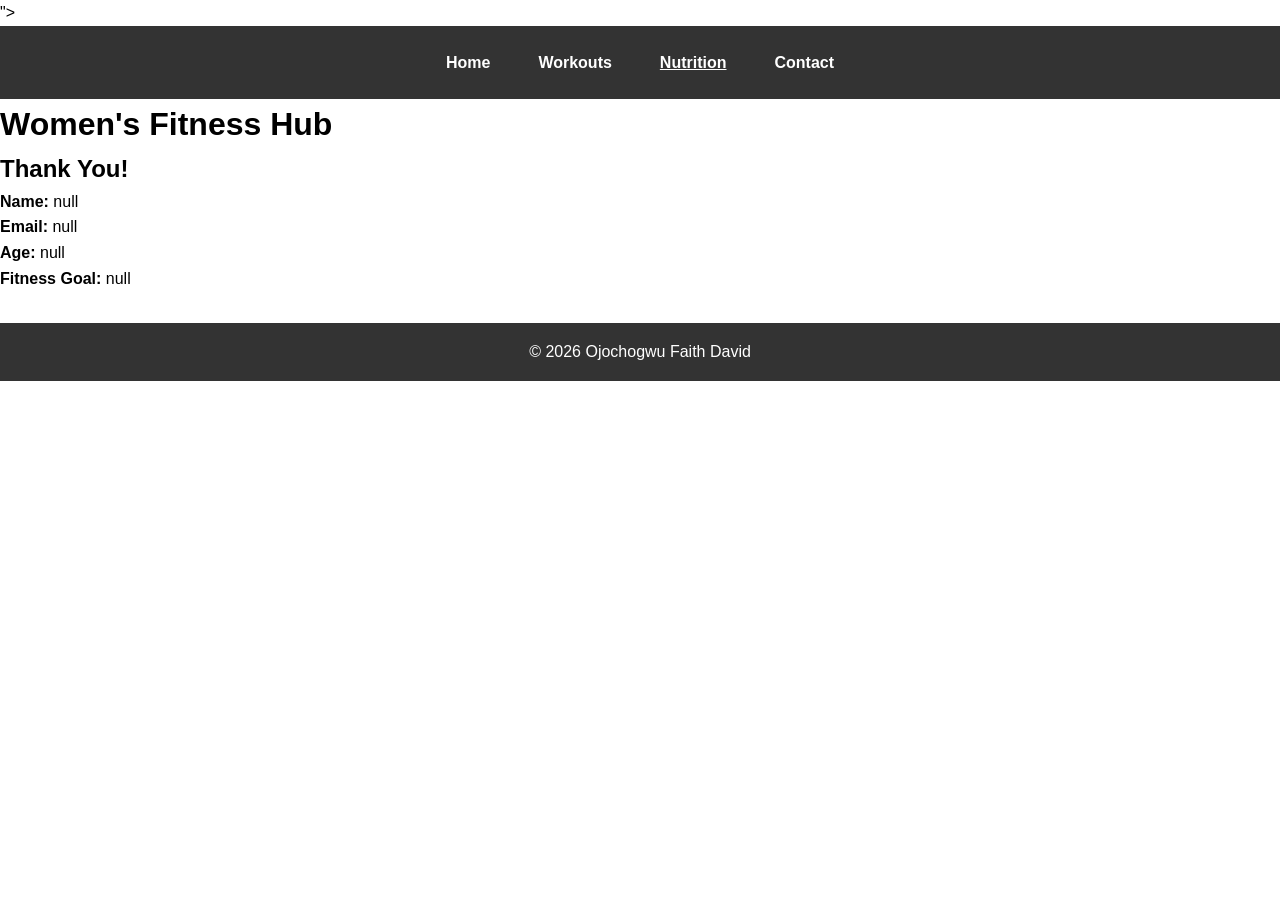
<file: finalproject/thankyou.html>
<!DOCTYPE html>
<html lang="en">
<head>

<meta charset="UTF-8">
<meta name="viewport" content="width=device-width, initial-scale=1.0">

<title>Thank You</title>
<link rel="icon" type="image/webp" href="images/dumbell.webp">
<meta name="description" content="Thank you page, thank you for contacting us.Discover healthy meal ideas, nutrition guides, and wellness tips designed to help women achieve their fitness and health goals.">">

<meta name="author" content="Ojochogwu Faith David">
<meta property="og:title" content="Women's Fitness & Wellness Hub">
<meta property="og:description" content="Empowering women through fitness, nutrition, and wellness.">
<meta property="og:image" content="https://faith110.github.io/wdd231/finalproject/images/hero.webp">
<meta property="og:url" content="https://faith110.github.io/wdd231/finalproject/">
<link rel="preconnect" href="https://fonts.googleapis.com">
<link rel="preconnect" href="https://fonts.gstatic.com" crossorigin>
<link href="https://fonts.googleapis.com/css2?family=Poppins:ital,wght@0,100;0,200;0,300;0,400;0,500;0,600;0,700;0,800;0,900;1,100;1,200;1,300;1,400;1,500;1,600;1,700;1,800;1,900&display=swap" rel="stylesheet">

<link rel="stylesheet" href="styles/small.css">
<link rel="stylesheet" href="styles/large.css">

<script src="scripts/main.js" defer></script>
<script src="scripts/thankyou.js" defer></script>
</head>

<body>

<header>
<button id="menu-btn">☰</button>

<nav>
<ul id="nav-links">
<li><a href="index.html">Home</a></li>
<li><a href="workouts.html">Workouts</a></li>
<li><a href="nutrition.html" class="active">Nutrition</a></li>
<li><a href="contact.html">Contact</a></li>
</ul>
</nav>
</header>

<main>
<h1>Women's Fitness Hub</h1>

<h2>Thank You!</h2>

<div id="results"></div>

</main>

<footer>

<p>&copy; <span id="year"></span> Ojochogwu Faith David</p>

</footer>
</body>
</html>
</file>
<file: chamber/styles/small.css>
body {
    margin: 0;
    font-family: Arial;
}

/* NAV */
nav ul {
    display: none;
    list-style: none;
    padding: 0;
}

nav ul.open {
    display: block;
}

nav a {
    color: white;
    text-decoration: none;
}

header {
    background: #003366;
    padding: 1rem;
}
h1{
    text-align: center;
}

.active {
    text-decoration: underline;
}

/* MEMBERS */
#members.grid {
    display: grid;
    grid-template-columns: 1fr;
    gap: 1rem;
}

#members.list img {
    display: none;
}

.card {
    border: 1px solid #ccc;
    padding: 1rem;
}

/* FOOTER */
footer {
    text-align: center;
    background: #003366;
    color: white;
    padding: 1rem;
}
.hero {
    position: relative;
}

.hero img {
    width: 100%;
}

.hero-text {
    position: absolute;
    top: 30%;
    left: 10%;
    color: white;
}

.cta {
    background: orange;
    padding: 10px;
    color: white;
    text-decoration: none;
}
.join-container {
    display: block;
}

.cards {
    margin-top: 1rem;
}

.card {
    border: 1px solid #ccc;
    padding: 1rem;
    margin: 0.5rem 0;
    opacity: 0;
    animation: fadeIn 2s forwards;
}
/*discover page*/
#visit-message{
background:#eee;
padding:1rem;
margin:1rem;
text-align:center;
font-weight:bold;
}

#discover-grid{
display:grid;
gap:1rem;
}

.discover-card img {
    width: 100%;
    height: 200px;
    object-fit: cover;
    display: block;
    border-radius: 8px;
}
.discover-card {
    border: 1px solid #ccc;
    padding: 1rem;
}
</file>
<file: chamber/styles/large.css>
@media (min-width: 768px) {

    nav ul {
        display: flex;
        justify-content: space-around;
    }

    #members.grid {
        grid-template-columns: repeat(3, 1fr);
    }

    #members.list .card {
        display: flex;
        justify-content: space-between;
    }
}
@media (min-width: 768px) {

    .events, .weather {
        display: flex;
        justify-content: space-between;
    }

    .spotlights {
        display: grid;
        grid-template-columns: repeat(3, 1fr);
        gap: 1rem;
    }
}
@keyframes fadeIn {
    to {
        opacity: 1;
    }
}

@media (min-width: 768px) {
    .join-container {
        display: flex;
        gap: 2rem;
    }

    .cards {
        width: 40%;
    }
}
/*discover.css*/
@media screen and (min-width:641px){

#discover-grid{

display:grid;

grid-template-areas:
"card1 card2"
"card3 card4"
"card5 card6"
"card7 card8";

gap:1rem;

}

.discover-card:nth-child(1){grid-area:card1;}
.discover-card:nth-child(2){grid-area:card2;}
.discover-card:nth-child(3){grid-area:card3;}
.discover-card:nth-child(4){grid-area:card4;}
.discover-card:nth-child(5){grid-area:card5;}
.discover-card:nth-child(6){grid-area:card6;}
.discover-card:nth-child(7){grid-area:card7;}
.discover-card:nth-child(8){grid-area:card8;}

}
@media screen and (min-width:1025px){

#discover-grid{

grid-template-areas:
"card1 card1 card2 card3"
"card4 card5 card6 card6"
"card7 card8 card8 card8";

}

.card img{

transition:transform .3s ease;

}

.card img:hover{

transform:scale(1.05);

}

}
</file>
<file: finalproject/styles/small.css>
*{
margin:0;
padding:0;
box-sizing:border-box;
}

body{
font-family:Arial,sans-serif;
line-height:1.6;
}

header{
background:#333;
color:white;
padding:1rem;
}

.logo{
text-align:center;
}

#menu-btn{
display:block;
margin:1rem auto;
padding:.5rem 1rem;
font-size:1.2rem;
cursor:pointer;
}

nav ul{
display:none;
list-style:none;
}

nav ul.open{
display:block;
}

nav li{
text-align:center;
padding:.5rem;
}

nav a{
color:white;
text-decoration:none;
font-weight:bold;
}

.active{
text-decoration:underline;
}

.hero{
position:relative;
}

.hero img{
width:100%;
display:block;
}

.hero-text{
padding:1rem;
text-align:center;
}

.cta-btn{
display:inline-block;
margin-top:1rem;
padding:.8rem 1.2rem;
background:#333;
color:white;
text-decoration:none;
border-radius:8px;
}

.welcome{
padding:1rem;
text-align:center;
}

.features{
display:grid;
gap:1rem;
padding:1rem;
}

.feature-card{
border:1px solid #ddd;
padding:1rem;
border-radius:10px;
text-align:center;
}

footer{
background: #333;
color: white;
text-align: center;
padding: 1rem;
margin-top: 2rem;
}

footer a{
color:white;
}

.workout-card {

background:white;
padding:1rem;
border-radius:10px;
box-shadow:0 2px 8px rgba(0,0,0,.1);

}

.workout-card img {

width:100%;
height:200px;
object-fit:cover;
border-radius:10px;

}

.workout-card h3 {

margin-top:.5rem;

}
form {
    max-width: 600px;
    margin: 0 auto;
    display: flex;
    flex-direction: column;
    gap: 1rem;
}

label {
    display: flex;
    flex-direction: column;
}

input,
textarea {
    padding: .75rem;
    border: 1px solid #ccc;
    border-radius: 5px;
}

input[type="submit"] {
    background: #e75480;
    color: white;
    border: none;
    cursor: pointer;
}
</file>
<file: finalproject/styles/large.css>
@media screen and (min-width:768px){

#menu-btn{
display:none;
}

nav ul{
display:flex !important;
justify-content:center;
gap:2rem;
}

.hero{
display:grid;
grid-template-columns:1fr 1fr;
align-items:center;
}

.hero-text{
padding:2rem;
text-align:left;
}

.features{
grid-template-columns:
repeat(3,1fr);
}

.feature-card{
transition:transform .3s;
}

.feature-card:hover{
transform:translateY(-5px);
}

}
#workout-container {

display:grid;
grid-template-columns:
repeat(auto-fit,minmax(250px,1fr));

gap:1rem;

}
</file>
